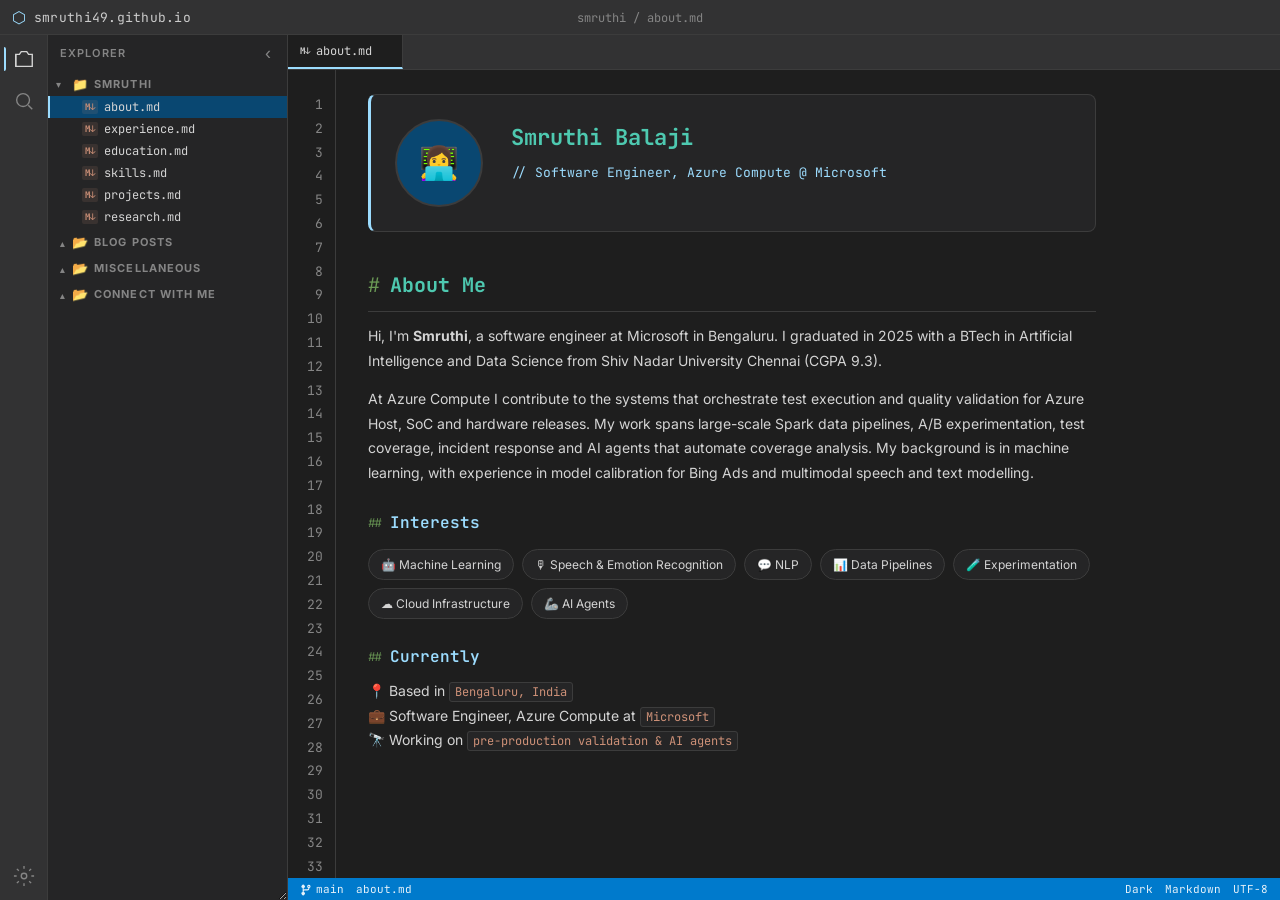
<file: index.html>
<!DOCTYPE html>
<html lang="en" data-theme="dark">
<head>
  <meta charset="UTF-8" />
  <meta name="viewport" content="width=device-width, initial-scale=1.0" />
  <title>Smruthi Balaji</title>
  <link rel="stylesheet" href="css/themes.css" />
  <link rel="stylesheet" href="css/layout.css" />
  <link rel="stylesheet" href="css/components.css" />
  <link rel="stylesheet" href="css/markdown.css" />
  <link rel="preconnect" href="https://fonts.googleapis.com" />
  <link rel="preconnect" href="https://fonts.gstatic.com" crossorigin />
  <link href="https://fonts.googleapis.com/css2?family=JetBrains+Mono:wght@300;400;500;600&family=Inter:wght@300;400;500;600&display=swap" rel="stylesheet" />
</head>
<body>

  <!-- Title Bar -->
  <div class="titlebar">
    <div class="titlebar-left">
      <button class="titlebar-btn menu-btn" id="menuToggle" title="Menu" aria-label="Open menu">
        <svg viewBox="0 0 24 24" fill="none" stroke="currentColor" stroke-width="1.8"><path d="M4 6h16M4 12h16M4 18h16"/></svg>
      </button>
      <span class="titlebar-icon">&#x2B21;</span>
      <span class="titlebar-name">smruthi49.github.io</span>
    </div>
    <div class="titlebar-center">
      <span class="breadcrumb" id="breadcrumb">smruthi / about.md</span>
    </div>
    <div class="titlebar-right">
      <!-- theme switcher moved to settings only -->
      <button class="titlebar-btn mobile-settings-btn" id="mobileSettingsBtn" title="Settings" aria-label="Settings">
        <svg viewBox="0 0 24 24" fill="none" stroke="currentColor" stroke-width="1.5"><circle cx="12" cy="12" r="3"/><path d="M12 1v3M12 20v3M4.22 4.22l2.12 2.12M17.66 17.66l2.12 2.12M1 12h3M20 12h3M4.22 19.78l2.12-2.12M17.66 6.34l2.12-2.12"/></svg>
      </button>
    </div>
  </div>

  <div class="app-container">

    <!-- Activity Bar -->
    <div class="activity-bar">
      <div class="activity-icons-top">
        <button class="activity-icon active" id="explorerToggle" title="Explorer">
          <svg viewBox="0 0 24 24" fill="none" stroke="currentColor" stroke-width="1.5"><path d="M3 7h4l2-3h6l2 3h4v13H3z"/><path d="M3 7v13"/></svg>
        </button>
        <button class="activity-icon" id="searchToggle" title="Search">
          <svg viewBox="0 0 24 24" fill="none" stroke="currentColor" stroke-width="1.5"><circle cx="11" cy="11" r="7"/><path d="M21 21l-4.35-4.35"/></svg>
        </button>
      </div>
      <div class="activity-icons-bottom">
        <button class="activity-icon" id="settingsBtn" title="Settings">
          <svg viewBox="0 0 24 24" fill="none" stroke="currentColor" stroke-width="1.5"><circle cx="12" cy="12" r="3"/><path d="M12 1v3M12 20v3M4.22 4.22l2.12 2.12M17.66 17.66l2.12 2.12M1 12h3M20 12h3M4.22 19.78l2.12-2.12M17.66 6.34l2.12-2.12"/></svg>
        </button>
      </div>
    </div>

    <!-- Sidebar -->
    <aside class="sidebar" id="sidebar">
      <div class="sidebar-header">
        <span class="sidebar-title">EXPLORER</span>
        <button class="sidebar-collapse" id="sidebarCollapse" title="Collapse">&#x2039;</button>
      </div>

      <div class="file-tree">

        <!-- 1. SMRUTHI folder -->
        <div class="tree-section open" id="portfolioSection">
          <div class="tree-section-header" data-section="portfolioSection">
            <span class="tree-arrow">&#x25BE;</span>
            <span class="tree-folder-icon">&#x1F4C1;</span>
            <span class="tree-label">SMRUTHI</span>
          </div>
          <div class="tree-children">
            <div class="tree-item active" data-page="about">
              <span class="tree-indent"></span>
              <span class="file-icon md-icon">M&#x2193;</span>
              <span class="tree-label">about.md</span>
            </div>
            <div class="tree-item" data-page="experience">
              <span class="tree-indent"></span>
              <span class="file-icon md-icon">M&#x2193;</span>
              <span class="tree-label">experience.md</span>
            </div>
            <div class="tree-item" data-page="education">
              <span class="tree-indent"></span>
              <span class="file-icon md-icon">M&#x2193;</span>
              <span class="tree-label">education.md</span>
            </div>
            <div class="tree-item" data-page="skills">
              <span class="tree-indent"></span>
              <span class="file-icon md-icon">M&#x2193;</span>
              <span class="tree-label">skills.md</span>
            </div>
            <div class="tree-item" data-page="projects">
              <span class="tree-indent"></span>
              <span class="file-icon md-icon">M&#x2193;</span>
              <span class="tree-label">projects.md</span>
            </div>
            <div class="tree-item" data-page="research">
              <span class="tree-indent"></span>
              <span class="file-icon md-icon">M&#x2193;</span>
              <span class="tree-label">research.md</span>
            </div>
          </div>
        </div>

        <!-- 2. BLOG POSTS folder -->
        <div class="tree-section" id="blogSection">
          <div class="tree-section-header" data-section="blogSection">
            <span class="tree-arrow">&#x25B8;</span>
            <span class="tree-folder-icon">&#x1F4C2;</span>
            <span class="tree-label">BLOG POSTS</span>
          </div>
          <div class="tree-children">
            <div class="tree-item active-blog" data-page="blogposts">
              <span class="tree-indent"></span>
              <span class="file-icon md-icon">M&#x2193;</span>
              <span class="tree-label">index.md</span>
            </div>
            <div id="blogTree">
              <!-- individual post items injected by blog.js -->
            </div>
          </div>
        </div>

        <!-- 3. MISCELLANEOUS folder -->
        <div class="tree-section" id="miscSection">
          <div class="tree-section-header" data-section="miscSection">
            <span class="tree-arrow">&#x25B8;</span>
            <span class="tree-folder-icon">&#x1F4C2;</span>
            <span class="tree-label">MISCELLANEOUS</span>
          </div>
          <div class="tree-children">
            <div class="tree-item" data-page="misc">
              <span class="tree-indent"></span>
              <span class="file-icon md-icon">M&#x2193;</span>
              <span class="tree-label">misc.md</span>
            </div>
            <div class="tree-item" data-page="community">
              <span class="tree-indent"></span>
              <span class="file-icon md-icon">M&#x2193;</span>
              <span class="tree-label">community.md</span>
            </div>
          </div>
        </div>

        <!-- 4. CONNECT WITH ME folder (last) -->
        <div class="tree-section" id="connectSection">
          <div class="tree-section-header" data-section="connectSection">
            <span class="tree-arrow">&#x25B8;</span>
            <span class="tree-folder-icon">&#x1F4C2;</span>
            <span class="tree-label">CONNECT WITH ME</span>
          </div>
          <div class="tree-children">
            <div class="tree-item" data-page="connect-github">
              <span class="tree-indent"></span>
              <span class="file-icon" style="color:#6e9f3c;background:rgba(110,159,60,0.15)">GH</span>
              <span class="tree-label">github.js</span>
            </div>
            <div class="tree-item" data-page="connect-linkedin">
              <span class="tree-indent"></span>
              <span class="file-icon" style="color:#4a9eca;background:rgba(74,158,202,0.15)">IN</span>
              <span class="tree-label">linkedin.js</span>
            </div>
            <div class="tree-item" data-page="connect-x">
              <span class="tree-indent"></span>
              <span class="file-icon" style="color:#e7e7e7;background:rgba(231,231,231,0.12)">X</span>
              <span class="tree-label">x.js</span>
            </div>
          </div>
        </div>

      </div><!-- /file-tree -->

      <!-- Search panel (hidden by default) -->
      <div class="search-panel" id="searchPanel" style="display:none">
        <input type="text" class="search-input" id="searchInput" placeholder="Search files&hellip;" autocomplete="off" />
        <div class="search-results" id="searchResults"></div>
      </div>
    </aside>

    <div class="sidebar-backdrop" id="sidebarBackdrop"></div>

    <!-- Main Editor Area -->
    <main class="editor-area">
      <div class="tab-bar" id="tabBar">
        <div class="tab active" data-tab="about">
          <span class="tab-file-icon">M&#x2193;</span>
          <span class="tab-label">about.md</span>
          <button class="tab-close">&#x00D7;</button>
        </div>
      </div>

      <div class="editor-content">
        <div class="line-numbers" id="lineNumbers"></div>
        <div class="page-content" id="pageContent"></div>
      </div>

      <div class="status-bar">
        <div class="status-left">
          <span class="status-item status-branch">
            <svg viewBox="0 0 16 16" width="12" height="12" fill="currentColor"><path d="M11.75 2.5a.75.75 0 100 1.5.75.75 0 000-1.5zm-2.25.75a2.25 2.25 0 113 2.122V6A2.5 2.5 0 0110 8.5H6a1 1 0 00-1 1v1.128a2.251 2.251 0 11-1.5 0V5.372a2.25 2.25 0 111.5 0v1.836A2.492 2.492 0 016 7h4a1 1 0 001-1v-.628A2.25 2.25 0 019.5 3.25z"/></svg>
            main
          </span>
          <span class="status-item" id="statusFile">about.md</span>
        </div>
        <div class="status-right">
          <span class="status-item" id="statusTheme">Dark</span>
          <span class="status-item">Markdown</span>
          <span class="status-item">UTF-8</span>
        </div>
      </div>
    </main>
  </div>

  <!-- Settings Modal -->
  <div class="modal-overlay" id="settingsModal" style="display:none">
    <div class="modal">
      <div class="modal-header">
        <span>&#x2699; Settings</span>
        <button class="modal-close" id="modalClose">&#x00D7;</button>
      </div>
      <div class="modal-body">
        <div class="setting-row">
          <label>Color Theme</label>
          <select id="themeSelect">
            <option value="dark">Dark (Default)</option>
            <option value="light">Light</option>
            <option value="monokai">Monokai</option>
            <option value="solarized">Solarized Dark</option>
            <option value="nord">Nord</option>
          </select>
        </div>
        <div class="setting-row">
          <label>Font Size</label>
          <select id="fontSizeSelect">
            <option value="13">13px</option>
            <option value="14" selected>14px</option>
            <option value="15">15px</option>
            <option value="16">16px</option>
          </select>
        </div>
        <div class="setting-row">
          <label>Line Numbers</label>
          <input type="checkbox" id="lineNumToggle" checked />
        </div>
      </div>
    </div>
  </div>

  <script src="js/pages.js"></script>
  <script src="js/blog.js"></script>
  <script src="js/app.js"></script>
</body>
</html>
</file>
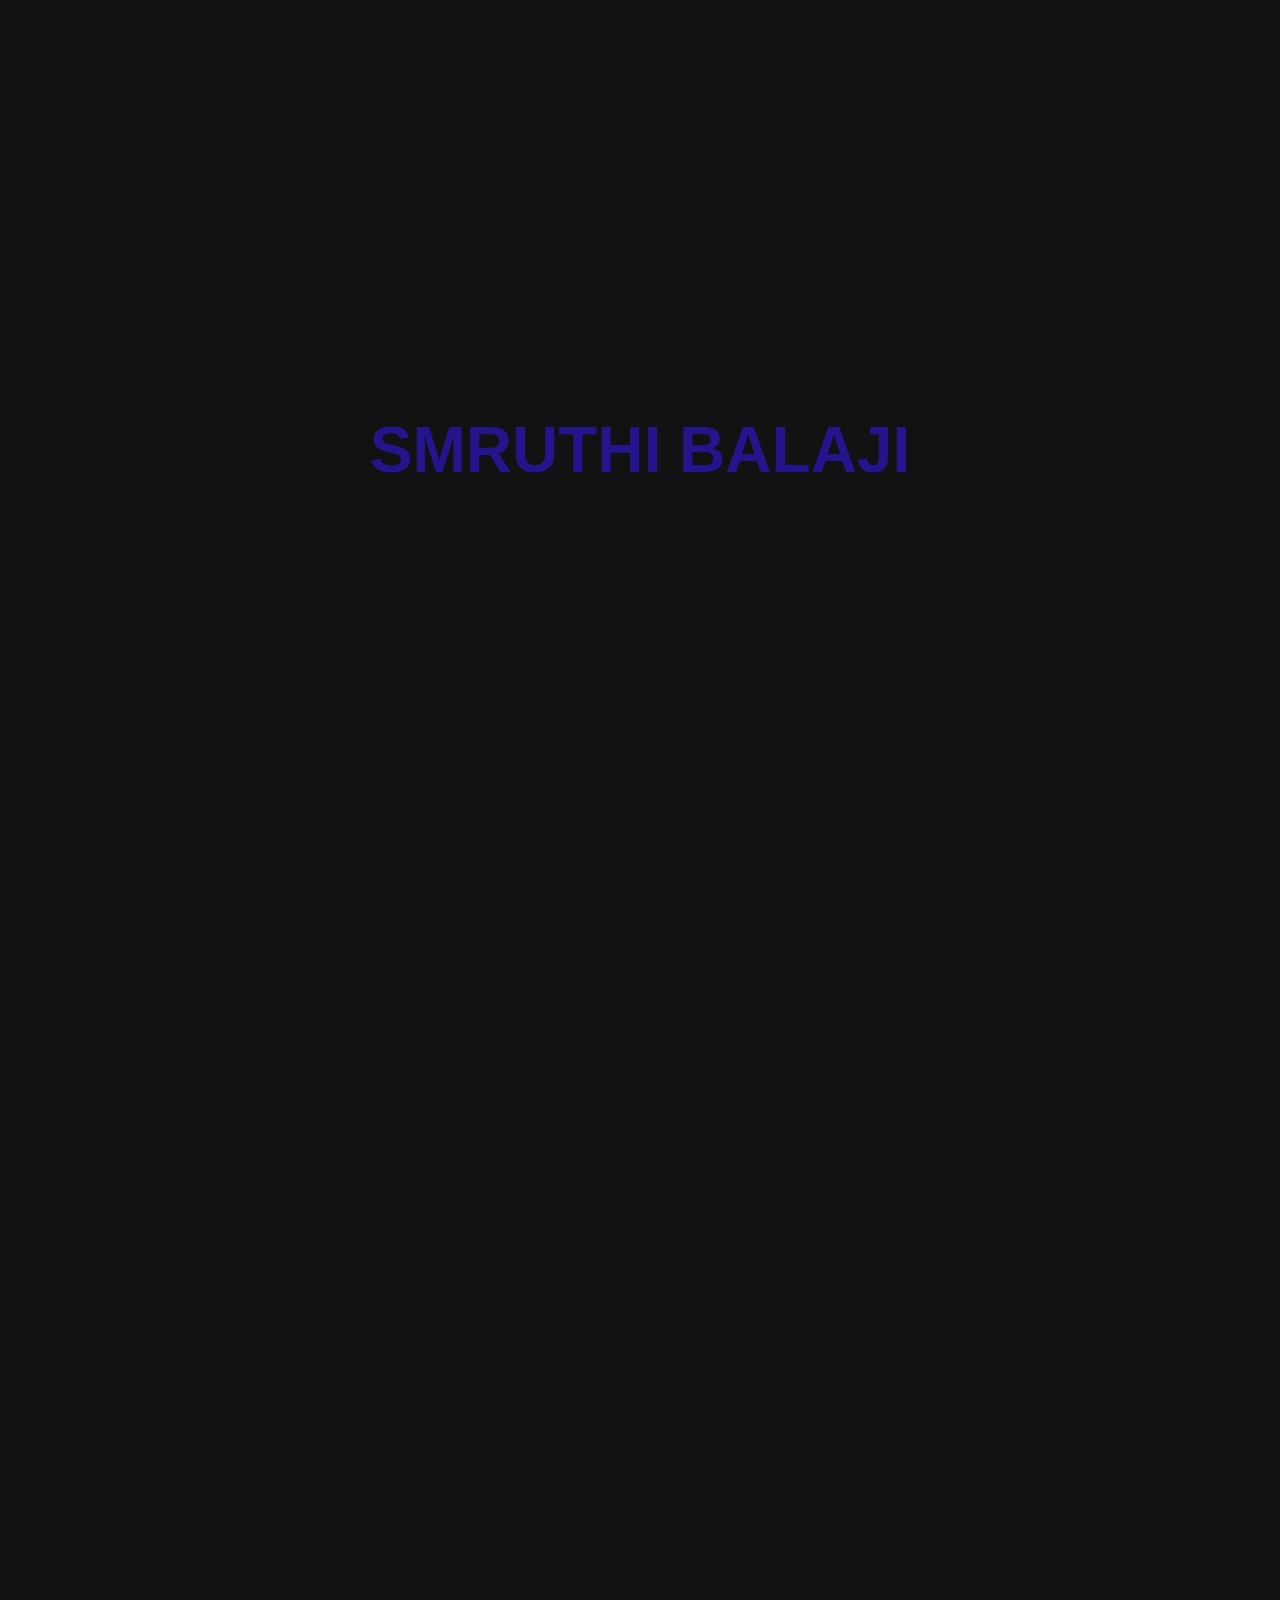
<file: home.html>
<!DOCTYPE html>
<html lang="en">
<head>
    <meta charset="UTF-8">
    <meta name="viewport" content="width=device-width, initial-scale=1.0">
    <title>Smruthi Balaji - Portfolio</title>
    <style>
        :root {
            --dark-violet-blue: #24158C;
            --background-dark: #121212;
            --text-color: #E0E0E0;
        }

        * {
            margin: 0;
            padding: 0;
            box-sizing: border-box;
            scroll-behavior: smooth;
        }

        body {
            font-family: 'Arial', sans-serif;
            background-color: var(--background-dark);
            color: var(--text-color);
            line-height: 1.6;
        }

        .container {
            max-width: 100%;
            margin: 0 auto;
        }

        .section {
            height: 100vh;
            width: 100%;
            display: flex;
            justify-content: center;
            align-items: center;
            position: relative;
            background-color: var(--background-dark);
            opacity: 0;
            transition: opacity 0.5s ease;
        }

        #name-section {
            opacity: 1;
            font-size: 4rem;
            font-weight: bold;
            text-align: center;
            color: var(--dark-violet-blue);
        }

        .section-content {
            max-width: 800px;
            text-align: center;
            padding: 2rem;
        }

        h2 {
            color: var(--dark-violet-blue);
            margin-bottom: 1rem;
            font-size: 2.5rem;
        }

        .section-content ul {
            list-style-type: none;
            padding: 0;
        }

        .section-content li {
            margin-bottom: 0.5rem;
            font-size: 1.2rem;
        }

        /* Ensure scrollable content */
        .spacer {
            height: 100vh;
        }
    </style>
</head>
<body>
    <div class="container">
        <div id="name-section" class="section">
            SMRUTHI BALAJI
        </div>

        <div class="spacer"></div>

        <div id="education-section" class="section">
            <div class="section-content">
                <h2>Education</h2>
                <ul>
                    <li>SHIV NADAR UNIVERSITY</li>
                    <li>BTech Artificial Intelligence & Data Science</li>
                    <li>CGPA : 9.4 (until 6th semester)</li>
                </ul>
            </div>
        </div>

        <div class="spacer"></div>

        <div id="experience-section" class="section">
            <div class="section-content">
                <h2>Experience</h2>
                <ul>
                    <li>Job Title, Company Name, Duration</li>
                    <li>Key Responsibilities</li>
                    <li>Notable Achievements</li>
                </ul>
            </div>
        </div>

        <div class="spacer"></div>

        <div id="projects-section" class="section">
            <div class="section-content">
                <h2>Projects</h2>
                <ul>
                    <li>Project 1 Name</li>
                    <li>Project 2 Name</li>
                    <li>Project 3 Name</li>
                </ul>
            </div>
        </div>

        <div class="spacer"></div>

        <div id="skills-section" class="section">
            <div class="section-content">
                <h2>Skills</h2>
                <ul>
                    <li>Technical Skill 1</li>
                    <li>Technical Skill 2</li>
                    <li>Soft Skill 1</li>
                </ul>
            </div>
        </div>
    </div>

    <script>
        document.addEventListener('DOMContentLoaded', () => {
            const sections = [
                'name-section', 
                'education-section', 
                'experience-section', 
                'projects-section', 
                'skills-section'
            ];

            // Show initial sections
            sections.forEach((sectionId, index) => {
                const section = document.getElementById(sectionId);
                section.style.opacity = index === 0 ? '1' : '0';
            });

            // Intersection Observer to handle section visibility
            const observer = new IntersectionObserver((entries) => {
                entries.forEach(entry => {
                    if (entry.isIntersecting) {
                        // Hide all sections
                        sections.forEach(sectionId => {
                            const section = document.getElementById(sectionId);
                            section.style.opacity = '0';
                        });

                        // Show current section
                        entry.target.style.opacity = '1';
                    }
                });
            }, {
                threshold: 0.5  // Trigger when 50% of section is visible
            });

            // Observe each section
            sections.forEach(sectionId => {
                const section = document.getElementById(sectionId);
                observer.observe(section);
            });
        });
    </script>
</body>
</html>
</file>
<file: css/themes.css>
/* ============================================
   THEMES — CSS custom properties for each mode
   ============================================ */

/* ── Dark (VSCode Default Dark) ── */
[data-theme="dark"] {
  --bg-app:          #1e1e1e;
  --bg-sidebar:      #252526;
  --bg-editor:       #1e1e1e;
  --bg-titlebar:     #323233;
  --bg-statusbar:    #007acc;
  --bg-tab-active:   #1e1e1e;
  --bg-tab-inactive: #2d2d2d;
  --bg-tab-hover:    #2a2a2a;
  --bg-item-hover:   #2a2d2e;
  --bg-item-active:  #094771;
  --bg-modal:        #252526;
  --bg-input:        #3c3c3c;

  --text-primary:    #d4d4d4;
  --text-secondary:  #858585;
  --text-accent:     #9cdcfe;
  --text-heading:    #4ec9b0;
  --text-titlebar:   #cccccc;
  --text-statusbar:  #ffffff;
  --text-string:     #ce9178;
  --text-keyword:    #569cd6;
  --text-comment:    #6a9955;
  --text-number:     #b5cea8;

  --border-color:    #3c3c3c;
  --border-sidebar:  #3c3c3c;
  --scrollbar-thumb: #424242;

  --link-color:      #4ec9b0;
  --tag-bg:          #0e4f6e;
  --tag-text:        #9cdcfe;

  --theme-name: "Dark";
}

/* ── Light ── */
[data-theme="light"] {
  --bg-app:          #f3f3f3;
  --bg-sidebar:      #f3f3f3;
  --bg-editor:       #ffffff;
  --bg-titlebar:     #dddddd;
  --bg-statusbar:    #007acc;
  --bg-tab-active:   #ffffff;
  --bg-tab-inactive: #ececec;
  --bg-tab-hover:    #e8e8e8;
  --bg-item-hover:   #e8e8e8;
  --bg-item-active:  #cce5ff;
  --bg-modal:        #ffffff;
  --bg-input:        #ffffff;

  --text-primary:    #333333;
  --text-secondary:  #717171;
  --text-accent:     #0070c1;
  --text-heading:    #267f99;
  --text-titlebar:   #6f6f6f;
  --text-statusbar:  #ffffff;
  --text-string:     #a31515;
  --text-keyword:    #0000ff;
  --text-comment:    #008000;
  --text-number:     #098658;

  --border-color:    #e0e0e0;
  --border-sidebar:  #e0e0e0;
  --scrollbar-thumb: #c1c1c1;

  --link-color:      #0070c1;
  --tag-bg:          #dbeafe;
  --tag-text:        #0070c1;

  --theme-name: "Light";
}

/* ── Monokai ── */
[data-theme="monokai"] {
  --bg-app:          #272822;
  --bg-sidebar:      #1e1f1c;
  --bg-editor:       #272822;
  --bg-titlebar:     #1e1f1c;
  --bg-statusbar:    #75715e;
  --bg-tab-active:   #272822;
  --bg-tab-inactive: #1e1f1c;
  --bg-tab-hover:    #2d2e28;
  --bg-item-hover:   #2d2e28;
  --bg-item-active:  #3e3d32;
  --bg-modal:        #1e1f1c;
  --bg-input:        #3e3d32;

  --text-primary:    #f8f8f2;
  --text-secondary:  #75715e;
  --text-accent:     #a6e22e;
  --text-heading:    #e6db74;
  --text-titlebar:   #f8f8f2;
  --text-statusbar:  #f8f8f2;
  --text-string:     #e6db74;
  --text-keyword:    #f92672;
  --text-comment:    #75715e;
  --text-number:     #ae81ff;

  --border-color:    #3e3d32;
  --border-sidebar:  #3e3d32;
  --scrollbar-thumb: #49483e;

  --link-color:      #a6e22e;
  --tag-bg:          #3a3b2d;
  --tag-text:        #a6e22e;

  --theme-name: "Monokai";
}

/* ── Solarized Dark ── */
[data-theme="solarized"] {
  --bg-app:          #002b36;
  --bg-sidebar:      #073642;
  --bg-editor:       #002b36;
  --bg-titlebar:     #073642;
  --bg-statusbar:    #268bd2;
  --bg-tab-active:   #002b36;
  --bg-tab-inactive: #073642;
  --bg-tab-hover:    #0d3d4a;
  --bg-item-hover:   #0d3d4a;
  --bg-item-active:  #144552;
  --bg-modal:        #073642;
  --bg-input:        #0a3f4e;

  --text-primary:    #839496;
  --text-secondary:  #586e75;
  --text-accent:     #2aa198;
  --text-heading:    #268bd2;
  --text-titlebar:   #93a1a1;
  --text-statusbar:  #fdf6e3;
  --text-string:     #2aa198;
  --text-keyword:    #859900;
  --text-comment:    #586e75;
  --text-number:     #d33682;

  --border-color:    #073642;
  --border-sidebar:  #073642;
  --scrollbar-thumb: #0e4556;

  --link-color:      #268bd2;
  --tag-bg:          #073642;
  --tag-text:        #2aa198;

  --theme-name: "Solarized";
}

/* ── Nord ── */
[data-theme="nord"] {
  --bg-app:          #2e3440;
  --bg-sidebar:      #2e3440;
  --bg-editor:       #2e3440;
  --bg-titlebar:     #232830;
  --bg-statusbar:    #5e81ac;
  --bg-tab-active:   #3b4252;
  --bg-tab-inactive: #2e3440;
  --bg-tab-hover:    #353c4a;
  --bg-item-hover:   #353c4a;
  --bg-item-active:  #3b4252;
  --bg-modal:        #3b4252;
  --bg-input:        #434c5e;

  --text-primary:    #d8dee9;
  --text-secondary:  #4c566a;
  --text-accent:     #88c0d0;
  --text-heading:    #81a1c1;
  --text-titlebar:   #eceff4;
  --text-statusbar:  #eceff4;
  --text-string:     #a3be8c;
  --text-keyword:    #81a1c1;
  --text-comment:    #4c566a;
  --text-number:     #b48ead;

  --border-color:    #3b4252;
  --border-sidebar:  #3b4252;
  --scrollbar-thumb: #3b4252;

  --link-color:      #88c0d0;
  --tag-bg:          #3b4252;
  --tag-text:        #88c0d0;

  --theme-name: "Nord";
}
</file>
<file: css/layout.css>
/* ============================================
   LAYOUT — Structural chrome & grid
   ============================================ */

*, *::before, *::after { box-sizing: border-box; margin: 0; padding: 0; }

html, body {
  height: 100%;
  font-family: 'Inter', system-ui, sans-serif;
  font-size: 14px;
  background: var(--bg-app);
  color: var(--text-primary);
  overflow: hidden;
  transition: background 0.2s, color 0.2s;
}

/* ── Title Bar ── */
.titlebar {
  height: 35px;
  background: var(--bg-titlebar);
  display: flex;
  align-items: center;
  justify-content: space-between;
  padding: 0 12px;
  border-bottom: 1px solid var(--border-color);
  user-select: none;
  flex-shrink: 0;
  z-index: 100;
}
.titlebar-left {
  display: flex;
  align-items: center;
  gap: 8px;
}
.titlebar-icon { font-size: 16px; color: var(--text-accent); }
.titlebar-name {
  font-family: 'JetBrains Mono', monospace;
  font-size: 13px;
  color: var(--text-titlebar);
  letter-spacing: 0.02em;
}
.titlebar-center {
  position: absolute;
  left: 50%;
  transform: translateX(-50%);
}
.breadcrumb {
  font-family: 'JetBrains Mono', monospace;
  font-size: 12px;
  color: var(--text-secondary);
}
.titlebar-right { display: flex; align-items: center; gap: 8px; }

/* ── App Container ── */
.app-container {
  display: flex;
  height: calc(100vh - 35px);
  overflow: hidden;
}

/* ── Activity Bar ── */
.activity-bar {
  width: 48px;
  background: var(--bg-titlebar);
  border-right: 1px solid var(--border-color);
  display: flex;
  flex-direction: column;
  justify-content: space-between;
  flex-shrink: 0;
  padding: 4px 0;
}
.activity-icons-top, .activity-icons-bottom {
  display: flex;
  flex-direction: column;
  align-items: center;
  gap: 2px;
}
.activity-icon {
  width: 40px;
  height: 40px;
  background: none;
  border: none;
  color: var(--text-secondary);
  cursor: pointer;
  border-radius: 6px;
  display: flex;
  align-items: center;
  justify-content: center;
  transition: color 0.15s, background 0.15s;
  position: relative;
}
.activity-icon svg { width: 22px; height: 22px; }
.activity-icon:hover { color: var(--text-primary); background: var(--bg-item-hover); }
.activity-icon.active { color: var(--text-primary); }
.activity-icon.active::before {
  content: '';
  position: absolute;
  left: 0;
  top: 8px;
  bottom: 8px;
  width: 2px;
  background: var(--text-accent);
  border-radius: 0 2px 2px 0;
}

/* ── Sidebar ── */
.sidebar {
  width: 240px;
  min-width: 160px;
  max-width: 380px;
  background: var(--bg-sidebar);
  border-right: 1px solid var(--border-sidebar);
  display: flex;
  flex-direction: column;
  flex-shrink: 0;
  overflow: hidden;
  transition: width 0.2s;
  resize: horizontal;
}
.sidebar.collapsed { width: 0 !important; min-width: 0; }
.sidebar-header {
  height: 35px;
  padding: 0 12px;
  display: flex;
  align-items: center;
  justify-content: space-between;
  flex-shrink: 0;
}
.sidebar-title {
  font-size: 11px;
  font-weight: 600;
  letter-spacing: 0.1em;
  color: var(--text-secondary);
}
.sidebar-collapse {
  background: none;
  border: none;
  color: var(--text-secondary);
  cursor: pointer;
  font-size: 18px;
  padding: 2px 4px;
  line-height: 1;
  border-radius: 3px;
}
.sidebar-collapse:hover { color: var(--text-primary); background: var(--bg-item-hover); }

/* ── Main Editor ── */
.editor-area {
  flex: 1;
  display: flex;
  flex-direction: column;
  overflow: hidden;
  background: var(--bg-editor);
}

/* ── Tab Bar ── */
.tab-bar {
  height: 35px;
  background: var(--bg-titlebar);
  border-bottom: 1px solid var(--border-color);
  display: flex;
  align-items: flex-end;
  overflow-x: auto;
  flex-shrink: 0;
  scrollbar-width: none;
}
.tab-bar::-webkit-scrollbar { display: none; }

/* ── Editor content wrapper ── */
.editor-content {
  flex: 1;
  display: flex;
  overflow: hidden;
}
.line-numbers {
  min-width: 48px;
  padding: 24px 10px 60px 0;
  text-align: right;
  font-family: 'JetBrains Mono', monospace;
  font-size: 13px;
  color: var(--text-secondary);
  background: var(--bg-editor);
  border-right: 1px solid var(--border-color);
  user-select: none;
  flex-shrink: 0;
  overflow: hidden;
}
.line-numbers div {
  line-height: 1.7;
  height: 23.8px;
  padding-right: 2px;
}
.page-content {
  flex: 1;
  padding: 24px 40px 60px 32px;
  overflow-y: auto;
  line-height: 1.7;
  scrollbar-width: thin;
  scrollbar-color: var(--scrollbar-thumb) transparent;
}
.page-content::-webkit-scrollbar { width: 8px; }
.page-content::-webkit-scrollbar-track { background: transparent; }
.page-content::-webkit-scrollbar-thumb {
  background: var(--scrollbar-thumb);
  border-radius: 4px;
}

/* ── Status Bar ── */
.status-bar {
  height: 22px;
  background: var(--bg-statusbar);
  display: flex;
  align-items: center;
  justify-content: space-between;
  padding: 0 12px;
  flex-shrink: 0;
}
.status-left, .status-right { display: flex; align-items: center; gap: 12px; }
.status-item {
  font-family: 'JetBrains Mono', monospace;
  font-size: 11px;
  color: var(--text-statusbar);
  display: flex;
  align-items: center;
  gap: 4px;
  cursor: default;
  opacity: 0.9;
}
.status-item:hover { opacity: 1; }
.status-branch svg { margin-top: 1px; }

/* ── Titlebar buttons (mobile only) ── */
.titlebar-btn {
  display: none;
  width: 32px;
  height: 32px;
  align-items: center;
  justify-content: center;
  background: none;
  border: none;
  color: var(--text-titlebar);
  cursor: pointer;
  border-radius: 6px;
}
.titlebar-btn svg { width: 20px; height: 20px; }
.titlebar-btn:hover { background: var(--bg-item-hover); }
.sidebar-backdrop { display: none; }

/* ── Responsive ── */
@media (max-width: 768px) {
  .titlebar { padding: 0 6px; }
  .titlebar-center, .activity-bar, .line-numbers { display: none !important; }
  .titlebar-btn { display: flex; }
  .app-container { height: calc(100vh - 35px); height: calc(100dvh - 35px); }

  /* Sidebar becomes a slide-in drawer */
  .sidebar,
  .sidebar.collapsed {
    position: fixed;
    top: 35px;
    bottom: 0;
    left: 0;
    width: min(80vw, 300px) !important;
    max-width: none;
    resize: none;
    z-index: 200;
    transform: translateX(-100%);
    transition: transform 0.22s ease;
    box-shadow: 4px 0 24px rgba(0,0,0,0.35);
  }
  .sidebar.mobile-open { transform: none; }
  .sidebar-collapse { display: none; }
  .sidebar-backdrop.show {
    display: block;
    position: fixed;
    top: 35px;
    left: 0;
    right: 0;
    bottom: 0;
    background: rgba(0,0,0,0.45);
    z-index: 150;
  }

  .page-content { padding: 18px 16px 48px; }
  .status-right { display: none; }
}
</file>
<file: css/components.css>
/* ============================================
   COMPONENTS — Tabs, tree, modal, theme switcher
   ============================================ */

/* ── File Tree ── */
.file-tree {
  flex: 1;
  overflow-y: auto;
  padding-bottom: 16px;
  scrollbar-width: thin;
  scrollbar-color: var(--scrollbar-thumb) transparent;
}
.file-tree::-webkit-scrollbar { width: 4px; }
.file-tree::-webkit-scrollbar-thumb { background: var(--scrollbar-thumb); border-radius: 2px; }

.tree-section { }
.tree-section-header {
  display: flex;
  align-items: center;
  gap: 6px;
  padding: 6px 8px 4px;
  cursor: pointer;
  user-select: none;
}
.tree-section-header:hover { background: var(--bg-item-hover); }
.tree-arrow {
  font-size: 10px;
  color: var(--text-secondary);
  width: 10px;
  transition: transform 0.15s;
}
.tree-folder-icon { font-size: 13px; }
.tree-section-header .tree-label {
  font-size: 11px;
  font-weight: 700;
  letter-spacing: 0.1em;
  color: var(--text-secondary);
}
.tree-children { }
.tree-section:not(.open) .tree-children { display: none; }
.tree-section:not(.open) .tree-arrow { display: inline-block; transform: rotate(-90deg); }

.tree-item {
  display: flex;
  align-items: center;
  gap: 6px;
  padding: 3px 8px 3px 18px;
  cursor: pointer;
  border-left: 2px solid transparent;
  transition: background 0.1s;
}
.tree-item:hover { background: var(--bg-item-hover); }
.tree-item.active {
  background: var(--bg-item-active);
  border-left-color: var(--text-accent);
}
.tree-indent { width: 8px; flex-shrink: 0; }
.file-icon {
  font-family: 'JetBrains Mono', monospace;
  font-size: 9px;
  font-weight: 700;
  color: var(--text-secondary);
  background: var(--border-color);
  padding: 1px 3px;
  border-radius: 2px;
  flex-shrink: 0;
  letter-spacing: 0;
}
.md-icon { color: var(--text-string); background: rgba(206,145,120,0.12); }
.tree-item .tree-label {
  font-family: 'JetBrains Mono', monospace;
  font-size: 12px;
  color: var(--text-primary);
  white-space: nowrap;
  overflow: hidden;
  text-overflow: ellipsis;
}
.tree-loading {
  padding: 6px 18px;
  font-size: 11px;
  font-family: 'JetBrains Mono', monospace;
  color: var(--text-secondary);
  font-style: italic;
}

/* ── Tabs ── */
.tab {
  display: flex;
  align-items: center;
  gap: 6px;
  padding: 0 12px;
  height: 35px;
  cursor: pointer;
  border-right: 1px solid var(--border-color);
  border-bottom: 2px solid transparent;
  background: var(--bg-tab-inactive);
  color: var(--text-secondary);
  font-family: 'JetBrains Mono', monospace;
  font-size: 12px;
  white-space: nowrap;
  transition: background 0.1s, color 0.1s;
  user-select: none;
  flex-shrink: 0;
}
.tab:hover { background: var(--bg-tab-hover); color: var(--text-primary); }
.tab.active {
  background: var(--bg-tab-active);
  color: var(--text-primary);
  border-bottom-color: var(--text-accent);
}
.tab-file-icon { font-size: 9px; font-weight: 700; }
.tab-close {
  background: none;
  border: none;
  color: var(--text-secondary);
  cursor: pointer;
  padding: 0 2px;
  font-size: 14px;
  line-height: 1;
  border-radius: 3px;
  opacity: 0;
  transition: opacity 0.1s, background 0.1s;
}
.tab:hover .tab-close { opacity: 1; }
.tab-close:hover { background: var(--bg-item-hover); color: var(--text-primary); opacity: 1; }

/* Theme switcher is in Settings modal only (gear icon) */

/* ── Search Panel ── */
.search-panel { padding: 8px 10px; }
.search-input {
  width: 100%;
  padding: 5px 10px;
  background: var(--bg-input);
  border: 1px solid var(--border-color);
  border-radius: 4px;
  color: var(--text-primary);
  font-family: 'JetBrains Mono', monospace;
  font-size: 13px;
  outline: none;
}
.search-input:focus { border-color: var(--text-accent); }
.search-results { margin-top: 8px; display: flex; flex-direction: column; gap: 2px; }
.search-result-item {
  padding: 4px 8px;
  cursor: pointer;
  border-radius: 3px;
  font-size: 12px;
  font-family: 'JetBrains Mono', monospace;
  color: var(--text-primary);
}
.search-result-item:hover { background: var(--bg-item-hover); }

/* ── Modal ── */
.modal-overlay {
  position: fixed;
  inset: 0;
  background: rgba(0,0,0,0.5);
  display: flex;
  align-items: center;
  justify-content: center;
  z-index: 1000;
  backdrop-filter: blur(2px);
}
.modal {
  background: var(--bg-modal);
  border: 1px solid var(--border-color);
  border-radius: 8px;
  width: 400px;
  max-width: 90vw;
  box-shadow: 0 16px 48px rgba(0,0,0,0.4);
}
.modal-header {
  padding: 14px 16px;
  border-bottom: 1px solid var(--border-color);
  display: flex;
  justify-content: space-between;
  align-items: center;
  font-size: 13px;
  font-weight: 600;
  color: var(--text-primary);
}
.modal-close {
  background: none;
  border: none;
  color: var(--text-secondary);
  cursor: pointer;
  font-size: 18px;
  line-height: 1;
  padding: 0 4px;
  border-radius: 3px;
}
.modal-close:hover { color: var(--text-primary); background: var(--bg-item-hover); }
.modal-body { padding: 16px; display: flex; flex-direction: column; gap: 14px; }
.setting-row {
  display: flex;
  justify-content: space-between;
  align-items: center;
  gap: 12px;
}
.setting-row label {
  font-size: 13px;
  color: var(--text-primary);
}
.setting-row select,
.setting-row input[type="checkbox"] {
  background: var(--bg-input);
  border: 1px solid var(--border-color);
  color: var(--text-primary);
  border-radius: 4px;
  padding: 4px 8px;
  font-size: 12px;
  cursor: pointer;
  outline: none;
}
.setting-row select:focus { border-color: var(--text-accent); }

/* ── Loading / Error states ── */
.page-loading {
  display: flex;
  align-items: center;
  justify-content: center;
  height: 100%;
  color: var(--text-secondary);
  font-family: 'JetBrains Mono', monospace;
  font-size: 13px;
}
.page-error {
  color: #f44747;
  font-family: 'JetBrains Mono', monospace;
  font-size: 13px;
  padding: 20px;
}

@media (max-width: 768px) {
  .tree-item { padding: 8px 10px 8px 20px; }
  .tree-section-header { padding-top: 8px; padding-bottom: 8px; }
  .tab { padding: 0 10px; }
  .modal { width: 92vw; }
}
</file>
<file: css/markdown.css>
/* ============================================
   MARKDOWN — Rendered page content styles
   ============================================ */

.page-content {
  font-family: 'Inter', system-ui, sans-serif;
  font-size: 14px;
  line-height: 1.75;
  color: var(--text-primary);
  max-width: 800px;
}

/* ── About page profile block ── */
.profile-block {
  display: flex;
  align-items: flex-start;
  gap: 28px;
  margin-bottom: 36px;
  padding: 24px;
  background: var(--bg-sidebar);
  border: 1px solid var(--border-color);
  border-radius: 8px;
  border-left: 3px solid var(--text-accent);
}
.profile-avatar {
  width: 88px;
  height: 88px;
  border-radius: 50%;
  object-fit: cover;
  border: 2px solid var(--border-color);
  flex-shrink: 0;
}
.profile-avatar-placeholder {
  width: 88px;
  height: 88px;
  border-radius: 50%;
  background: var(--bg-item-active);
  display: flex;
  align-items: center;
  justify-content: center;
  font-size: 32px;
  flex-shrink: 0;
  border: 2px solid var(--border-color);
}
.profile-info { flex: 1; }
.profile-name {
  font-size: 22px;
  font-weight: 700;
  color: var(--text-heading);
  font-family: 'JetBrains Mono', monospace;
  margin-bottom: 4px;
}
.profile-title {
  font-size: 13px;
  color: var(--text-accent);
  margin-bottom: 10px;
  font-family: 'JetBrains Mono', monospace;
}
.profile-bio {
  font-size: 13.5px;
  color: var(--text-primary);
  line-height: 1.6;
}

/* ── Section heading ── */
.md-h1 {
  font-size: 20px;
  font-weight: 700;
  color: var(--text-heading);
  font-family: 'JetBrains Mono', monospace;
  margin: 32px 0 12px;
  padding-bottom: 8px;
  border-bottom: 1px solid var(--border-color);
  display: flex;
  align-items: center;
  gap: 10px;
}
.md-h1::before {
  content: '#';
  color: var(--text-comment);
  font-weight: 400;
}
.md-h2 {
  font-size: 16px;
  font-weight: 600;
  color: var(--text-accent);
  font-family: 'JetBrains Mono', monospace;
  margin: 24px 0 8px;
  display: flex;
  align-items: center;
  gap: 8px;
}
.md-h2::before {
  content: '##';
  color: var(--text-comment);
  font-weight: 400;
  font-size: 12px;
}
.md-h3 {
  font-size: 14px;
  font-weight: 600;
  color: var(--text-string);
  margin: 18px 0 6px;
}

/* ── Paragraphs & text ── */
.md-p { margin-bottom: 14px; color: var(--text-primary); }
.md-p:last-child { margin-bottom: 0; }

/* ── Horizontal rule ── */
.md-hr {
  border: none;
  border-top: 1px solid var(--border-color);
  margin: 24px 0;
}

/* ── Inline code ── */
.md-code {
  font-family: 'JetBrains Mono', monospace;
  font-size: 12px;
  background: var(--bg-sidebar);
  border: 1px solid var(--border-color);
  border-radius: 3px;
  padding: 1px 5px;
  color: var(--text-string);
}

/* ── Links ── */
.md-link {
  color: var(--link-color);
  text-decoration: none;
  border-bottom: 1px dashed var(--link-color);
  transition: border-color 0.15s, opacity 0.15s;
}
.md-link:hover { opacity: 0.8; border-bottom-style: solid; }

/* ── Tags / Chips ── */
.tag-list { display: flex; flex-wrap: wrap; gap: 6px; margin: 8px 0; }
.tag {
  font-family: 'JetBrains Mono', monospace;
  font-size: 11px;
  background: var(--tag-bg);
  color: var(--tag-text);
  padding: 3px 8px;
  border-radius: 3px;
  border: 1px solid var(--border-color);
}

/* ── Cards ── */
.card-grid { display: grid; grid-template-columns: 1fr 1fr; gap: 14px; margin: 16px 0; }
@media (max-width: 600px) { .card-grid { grid-template-columns: 1fr; } }
.card {
  background: var(--bg-sidebar);
  border: 1px solid var(--border-color);
  border-radius: 6px;
  padding: 16px;
  transition: border-color 0.15s, transform 0.15s;
}
.card:hover { border-color: var(--text-accent); transform: translateY(-2px); }
.card-title {
  font-family: 'JetBrains Mono', monospace;
  font-size: 13px;
  font-weight: 600;
  color: var(--text-accent);
  margin-bottom: 6px;
}
.card-meta {
  font-size: 11px;
  color: var(--text-secondary);
  font-family: 'JetBrains Mono', monospace;
  margin-bottom: 8px;
}
.card-desc { font-size: 13px; color: var(--text-primary); line-height: 1.5; }
.card-link {
  display: inline-block;
  margin-top: 10px;
  font-size: 11px;
  font-family: 'JetBrains Mono', monospace;
  color: var(--link-color);
  text-decoration: none;
}
.card-link:hover { text-decoration: underline; }

/* ── Timeline ── */
.timeline { margin: 16px 0; position: relative; }
.timeline::before {
  content: '';
  position: absolute;
  left: 10px;
  top: 0;
  bottom: 0;
  width: 1px;
  background: var(--border-color);
}
.timeline-item {
  display: flex;
  gap: 20px;
  padding: 0 0 24px 28px;
  position: relative;
}
.timeline-item::before {
  content: '';
  position: absolute;
  left: 7px;
  top: 6px;
  width: 7px;
  height: 7px;
  border-radius: 50%;
  background: var(--text-accent);
  border: 2px solid var(--bg-editor);
  box-shadow: 0 0 0 1px var(--text-accent);
}
.timeline-content { flex: 1; }
.timeline-role {
  font-family: 'JetBrains Mono', monospace;
  font-size: 13px;
  font-weight: 600;
  color: var(--text-accent);
}
.timeline-org {
  font-size: 13px;
  color: var(--text-primary);
  font-weight: 500;
}
.timeline-period {
  font-family: 'JetBrains Mono', monospace;
  font-size: 11px;
  color: var(--text-secondary);
  margin: 2px 0 8px;
}
.timeline-desc { font-size: 13px; color: var(--text-primary); line-height: 1.55; }
.timeline-list { margin: 0 0 4px 18px; padding: 0; font-size: 13px; line-height: 1.6; color: var(--text-primary); }
.timeline-list li { margin-bottom: 4px; }
.timeline-list li::marker { color: var(--text-accent); }
.timeline-list strong { color: var(--text-accent); font-weight: 600; }

/* ── Grades ── */
.grade-list { display: flex; flex-direction: column; gap: 10px; margin-top: 4px; }
.grade-row {
  display: flex;
  align-items: center;
  flex-wrap: wrap;
  gap: 8px 14px;
  padding: 8px 12px;
  border: 1px solid var(--border-color);
  border-radius: 6px;
  background: var(--bg-editor);
}
.grade-class {
  font-family: 'JetBrains Mono', monospace;
  font-size: 12px;
  color: var(--text-secondary);
  min-width: 64px;
}
.grade-score {
  font-family: 'JetBrains Mono', monospace;
  font-size: 14px;
  font-weight: 600;
  color: var(--text-accent);
  min-width: 52px;
}
.grade-row .tag-list { margin: 0; }

/* ── Event role label ── */
.event-role {
  display: inline-block;
  font-family: 'JetBrains Mono', monospace;
  font-size: 11px;
  padding: 1px 8px;
  margin-bottom: 6px;
  border-radius: 10px;
  border: 1px solid var(--text-accent);
  color: var(--text-accent);
}

/* ── Skill groups ── */
.skill-groups { display: flex; flex-direction: column; gap: 20px; margin: 16px 0; }
.skill-group-label {
  font-family: 'JetBrains Mono', monospace;
  font-size: 11px;
  color: var(--text-secondary);
  text-transform: uppercase;
  letter-spacing: 0.08em;
  margin-bottom: 8px;
}
.skill-bar-row {
  display: flex;
  align-items: center;
  gap: 12px;
  margin-bottom: 8px;
}
.skill-name {
  font-family: 'JetBrains Mono', monospace;
  font-size: 12px;
  color: var(--text-primary);
  width: 120px;
  flex-shrink: 0;
}
.skill-bar-track {
  flex: 1;
  height: 4px;
  background: var(--border-color);
  border-radius: 2px;
  overflow: hidden;
}
.skill-bar-fill {
  height: 100%;
  border-radius: 2px;
  background: var(--text-accent);
  transition: width 0.6s cubic-bezier(0.25, 0.8, 0.25, 1);
}

/* ── Links page ── */
.link-list { display: flex; flex-direction: column; gap: 10px; margin: 16px 0; }
.link-item {
  display: flex;
  align-items: center;
  gap: 14px;
  padding: 12px 16px;
  background: var(--bg-sidebar);
  border: 1px solid var(--border-color);
  border-radius: 6px;
  text-decoration: none;
  color: var(--text-primary);
  transition: border-color 0.15s, transform 0.1s;
}
.link-item:hover { border-color: var(--text-accent); transform: translateX(4px); }
.link-icon { font-size: 18px; }
.link-info { flex: 1; }
.link-label {
  font-family: 'JetBrains Mono', monospace;
  font-size: 13px;
  font-weight: 600;
  color: var(--text-accent);
}
.link-url { font-size: 11px; color: var(--text-secondary); }
.link-arrow { color: var(--text-secondary); font-size: 16px; }

/* ── Blog list ── */
.blog-list { display: flex; flex-direction: column; gap: 14px; margin: 16px 0; }
.blog-card {
  padding: 16px;
  background: var(--bg-sidebar);
  border: 1px solid var(--border-color);
  border-radius: 6px;
  cursor: pointer;
  transition: border-color 0.15s, transform 0.1s;
}
.blog-card:hover { border-color: var(--text-accent); transform: translateX(4px); }
.blog-card-title {
  font-family: 'JetBrains Mono', monospace;
  font-size: 13px;
  font-weight: 600;
  color: var(--text-accent);
  margin-bottom: 4px;
}
.blog-card-meta {
  font-size: 11px;
  color: var(--text-secondary);
  font-family: 'JetBrains Mono', monospace;
  margin-bottom: 6px;
}
.blog-card-desc { font-size: 13px; color: var(--text-primary); }
.blog-empty {
  font-family: 'JetBrains Mono', monospace;
  font-size: 13px;
  color: var(--text-secondary);
  font-style: italic;
  padding: 16px 0;
}

/* ── Blog post rendered content ── */
.blog-post-header { margin-bottom: 28px; padding-bottom: 16px; border-bottom: 1px solid var(--border-color); }
.blog-post-title {
  font-size: 22px;
  font-weight: 700;
  color: var(--text-heading);
  font-family: 'JetBrains Mono', monospace;
  margin-bottom: 8px;
}
.blog-post-meta {
  font-size: 12px;
  color: var(--text-secondary);
  font-family: 'JetBrains Mono', monospace;
  display: flex;
  gap: 16px;
  flex-wrap: wrap;
}
.blog-post-body h1 { font-size: 18px; font-weight: 700; color: var(--text-heading); margin: 24px 0 10px; font-family: 'JetBrains Mono', monospace; }
.blog-post-body h2 { font-size: 15px; font-weight: 600; color: var(--text-accent); margin: 20px 0 8px; font-family: 'JetBrains Mono', monospace; }
.blog-post-body h3 { font-size: 14px; font-weight: 600; color: var(--text-string); margin: 16px 0 6px; }
.blog-post-body p { margin-bottom: 14px; }
.blog-post-body a { color: var(--link-color); text-decoration: underline; }
.blog-post-body ul, .blog-post-body ol { margin: 8px 0 14px 20px; }
.blog-post-body li { margin-bottom: 4px; font-size: 13.5px; }
.blog-post-body code {
  font-family: 'JetBrains Mono', monospace;
  font-size: 12px;
  background: var(--bg-sidebar);
  border: 1px solid var(--border-color);
  border-radius: 3px;
  padding: 1px 5px;
  color: var(--text-string);
}
.blog-post-body pre {
  background: var(--bg-sidebar);
  border: 1px solid var(--border-color);
  border-radius: 6px;
  padding: 14px 16px;
  overflow-x: auto;
  margin: 14px 0;
}
.blog-post-body pre code {
  background: none;
  border: none;
  padding: 0;
  font-size: 12.5px;
  color: var(--text-primary);
}
.blog-post-body blockquote {
  border-left: 3px solid var(--text-accent);
  margin: 14px 0;
  padding: 8px 16px;
  background: var(--bg-sidebar);
  border-radius: 0 4px 4px 0;
  color: var(--text-secondary);
  font-style: italic;
}
.blog-post-body hr { border: none; border-top: 1px solid var(--border-color); margin: 20px 0; }
.blog-post-body img { max-width: 100%; border-radius: 6px; margin: 14px 0; }
.blog-post-body table { width: 100%; border-collapse: collapse; margin: 14px 0; font-size: 13px; }
.blog-post-body th { background: var(--bg-sidebar); color: var(--text-accent); padding: 8px 12px; border: 1px solid var(--border-color); font-family: 'JetBrains Mono', monospace; font-size: 11px; }
.blog-post-body td { padding: 8px 12px; border: 1px solid var(--border-color); }
.blog-post-body tr:hover { background: var(--bg-item-hover); }

/* ── Back button ── */
.back-btn {
  display: inline-flex;
  align-items: center;
  gap: 6px;
  font-family: 'JetBrains Mono', monospace;
  font-size: 12px;
  color: var(--text-secondary);
  background: none;
  border: 1px solid var(--border-color);
  border-radius: 4px;
  padding: 4px 10px;
  cursor: pointer;
  margin-bottom: 20px;
  transition: color 0.1s, border-color 0.1s;
}
.back-btn:hover { color: var(--text-primary); border-color: var(--text-accent); }

/* ── Interests / hobbies chips ── */
.interests { display: flex; flex-wrap: wrap; gap: 8px; margin: 12px 0; }
.interest-chip {
  font-size: 12px;
  padding: 4px 12px;
  border-radius: 20px;
  background: var(--bg-sidebar);
  border: 1px solid var(--border-color);
  color: var(--text-primary);
}

/* ── Research cards ── */
.research-list { display: flex; flex-direction: column; gap: 16px; margin: 16px 0; }
.research-card {
  background: var(--bg-sidebar);
  border: 1px solid var(--border-color);
  border-radius: 8px;
  padding: 18px 20px;
  transition: border-color 0.15s;
}
.research-card:hover { border-color: var(--text-accent); }
.research-header {
  display: flex;
  align-items: center;
  justify-content: space-between;
  margin-bottom: 8px;
  gap: 10px;
  flex-wrap: wrap;
}
.research-venue {
  font-family: 'JetBrains Mono', monospace;
  font-size: 11px;
  color: var(--text-secondary);
}
.research-status {
  font-family: 'JetBrains Mono', monospace;
  font-size: 10px;
  font-weight: 700;
  padding: 2px 8px;
  border-radius: 3px;
  letter-spacing: 0.05em;
  text-transform: uppercase;
}
.research-status.published { background: rgba(78,201,176,0.15); color: #4ec9b0; border: 1px solid rgba(78,201,176,0.3); }
.research-status.preprint  { background: rgba(181,206,168,0.15); color: #b5cea8; border: 1px solid rgba(181,206,168,0.3); }
.research-status.thesis    { background: rgba(86,156,214,0.15);  color: #569cd6; border: 1px solid rgba(86,156,214,0.3); }
.research-title {
  font-size: 14px;
  font-weight: 600;
  color: var(--text-accent);
  margin-bottom: 4px;
  line-height: 1.4;
}
.research-authors {
  font-size: 12px;
  color: var(--text-secondary);
  font-family: 'JetBrains Mono', monospace;
  margin-bottom: 10px;
}
.research-authors strong { color: var(--text-primary); }
.research-abstract {
  font-size: 13px;
  color: var(--text-primary);
  line-height: 1.6;
  margin-bottom: 10px;
}
.research-links { display: flex; gap: 8px; flex-wrap: wrap; margin-top: 12px; }
.research-link {
  font-family: 'JetBrains Mono', monospace;
  font-size: 11px;
  padding: 4px 10px;
  border-radius: 4px;
  text-decoration: none;
  border: 1px solid var(--border-color);
  color: var(--text-primary);
  background: var(--bg-editor);
  transition: border-color 0.15s, color 0.15s;
}
.research-link:hover { border-color: var(--text-accent); color: var(--text-accent); }

/* ── Connect pages ── */
.connect-page { max-width: 500px; }
.connect-hero {
  display: flex;
  align-items: center;
  gap: 20px;
  padding: 22px 24px;
  background: var(--bg-sidebar);
  border: 1px solid var(--border-color);
  border-left-width: 3px;
  border-radius: 8px;
  margin-bottom: 4px;
}
.connect-icon { font-size: 36px; flex-shrink: 0; }
.connect-platform {
  font-family: 'JetBrains Mono', monospace;
  font-size: 16px;
  font-weight: 700;
  margin-bottom: 3px;
}
.connect-handle {
  font-family: 'JetBrains Mono', monospace;
  font-size: 13px;
  color: var(--text-secondary);
  margin-bottom: 6px;
}
.connect-desc { font-size: 13px; color: var(--text-primary); }
.connect-cta {
  display: inline-flex;
  align-items: center;
  gap: 8px;
  margin-top: 20px;
  padding: 10px 20px;
  background: var(--bg-sidebar);
  border: 1px solid var(--cta-color, var(--text-accent));
  border-radius: 6px;
  color: var(--cta-color, var(--text-accent));
  font-family: 'JetBrains Mono', monospace;
  font-size: 13px;
  font-weight: 600;
  text-decoration: none;
  transition: background 0.15s, transform 0.1s;
}
.connect-cta:hover {
  background: var(--bg-item-hover);
  transform: translateX(4px);
}

/* ── Phone screens ── */
@media (max-width: 768px) {
  .md-h1 { font-size: 18px; margin-top: 24px; }
  .profile-block { gap: 16px; padding: 16px; margin-bottom: 24px; align-items: center; }
  .profile-avatar, .profile-avatar-placeholder { width: 64px; height: 64px; font-size: 26px; flex-shrink: 0; }
  .profile-name { font-size: 18px; }
  .card:hover { transform: none; }
  .research-card { padding: 14px 16px; }
  .timeline-item { padding-left: 24px; }
  .connect-hero { gap: 14px; padding: 16px; }
  .connect-icon { font-size: 28px; }
  .connect-handle { word-break: break-all; }
  .connect-cta { width: 100%; justify-content: center; }
  .grade-row { padding: 8px 10px; }
}
</file>
